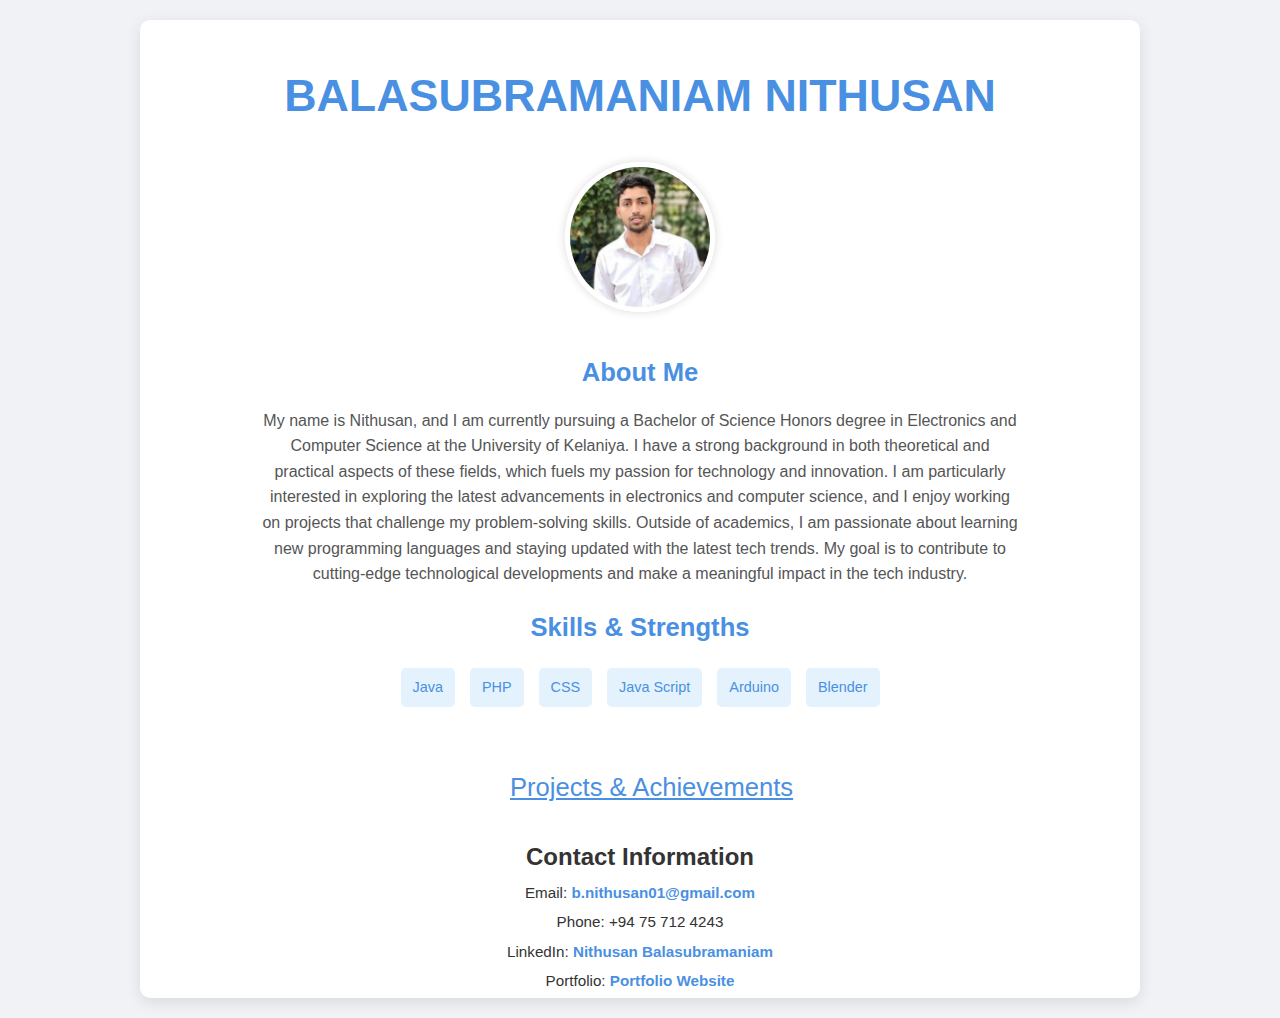
<file: index.html>
<html>

<head>
    <meta charset="UTF-8">
    <meta http-equiv="X-UA-Compatible" content="IE=edge">
    <meta name="viewport" content="width=device-width, initial-scale=1.0">
    <title>Personal Portfolio</title>
    <link rel="stylesheet" href="style.css">
</head>

<body>
    <div class="container">
        <!-- Page 1: Introduction & Overview -->
        <div class="container">
            <!-- Page 1: Introduction & Overview -->
            <section class="introduction">
                <h1>BALASUBRAMANIAM NITHUSAN</h1>
                <div class="about">
                    <img src="NITHU.jpg" alt="Profile Picture" class="profile-picture">
                    <div class="info">
                        <h2>About Me</h2>
                        <p>My name is Nithusan, and I am currently pursuing a Bachelor of Science Honors degree in
                            Electronics and Computer Science at the University of Kelaniya. I have a strong background
                            in both theoretical and practical aspects of these fields, which fuels my passion for
                            technology and innovation. I am particularly interested in exploring the latest advancements
                            in electronics and computer science, and I enjoy working on projects that challenge my
                            problem-solving skills. Outside of academics, I am passionate about learning new programming
                            languages and staying updated with the latest tech trends. My goal is to contribute to
                            cutting-edge technological developments and make a meaningful impact in the tech industry.
                        </p>
                        <h2>Skills & Strengths</h2>
                        <div class="skills">
                            <div class="skill">Java</div>
                            <div class="skill">PHP</div>
                            <div class="skill">CSS</div>
                            <div class="skill">Java Script</div>
                            <div class="skill">Arduino</div>
                            <div class="skill">Blender</div>
                        </div>
                    </div>
                </div>
            </section>
            <div class="link"> <a href="second.html">Projects & Achievements</a></div>
            <div class="contact">
                <h2>Contact Information</h2>
                <p>Email: <a href="b.nithusan01@gmail.com">b.nithusan01@gmail.com</a></p>
                <p>Phone: +94 75 712 4243</p>
                <p>LinkedIn: <a
                        href="https://www.linkedin.com/in/balasubramaniam-nithusan-8482aa248?utm_source=share&utm_campaign=share_via&utm_content=profile&utm_medium=android_app">Nithusan
                        Balasubramaniam</a></p>
                <p>Portfolio: <a
                        href="file:///C:/Users/HP/OneDrive/OneDrive%20-%20University%20of%20Kelaniya/Desktop/portfolic/index.html">Portfolio
                        Website</a></p>
            </div>
        </div>
    </div>
</body>

</html>
</file>
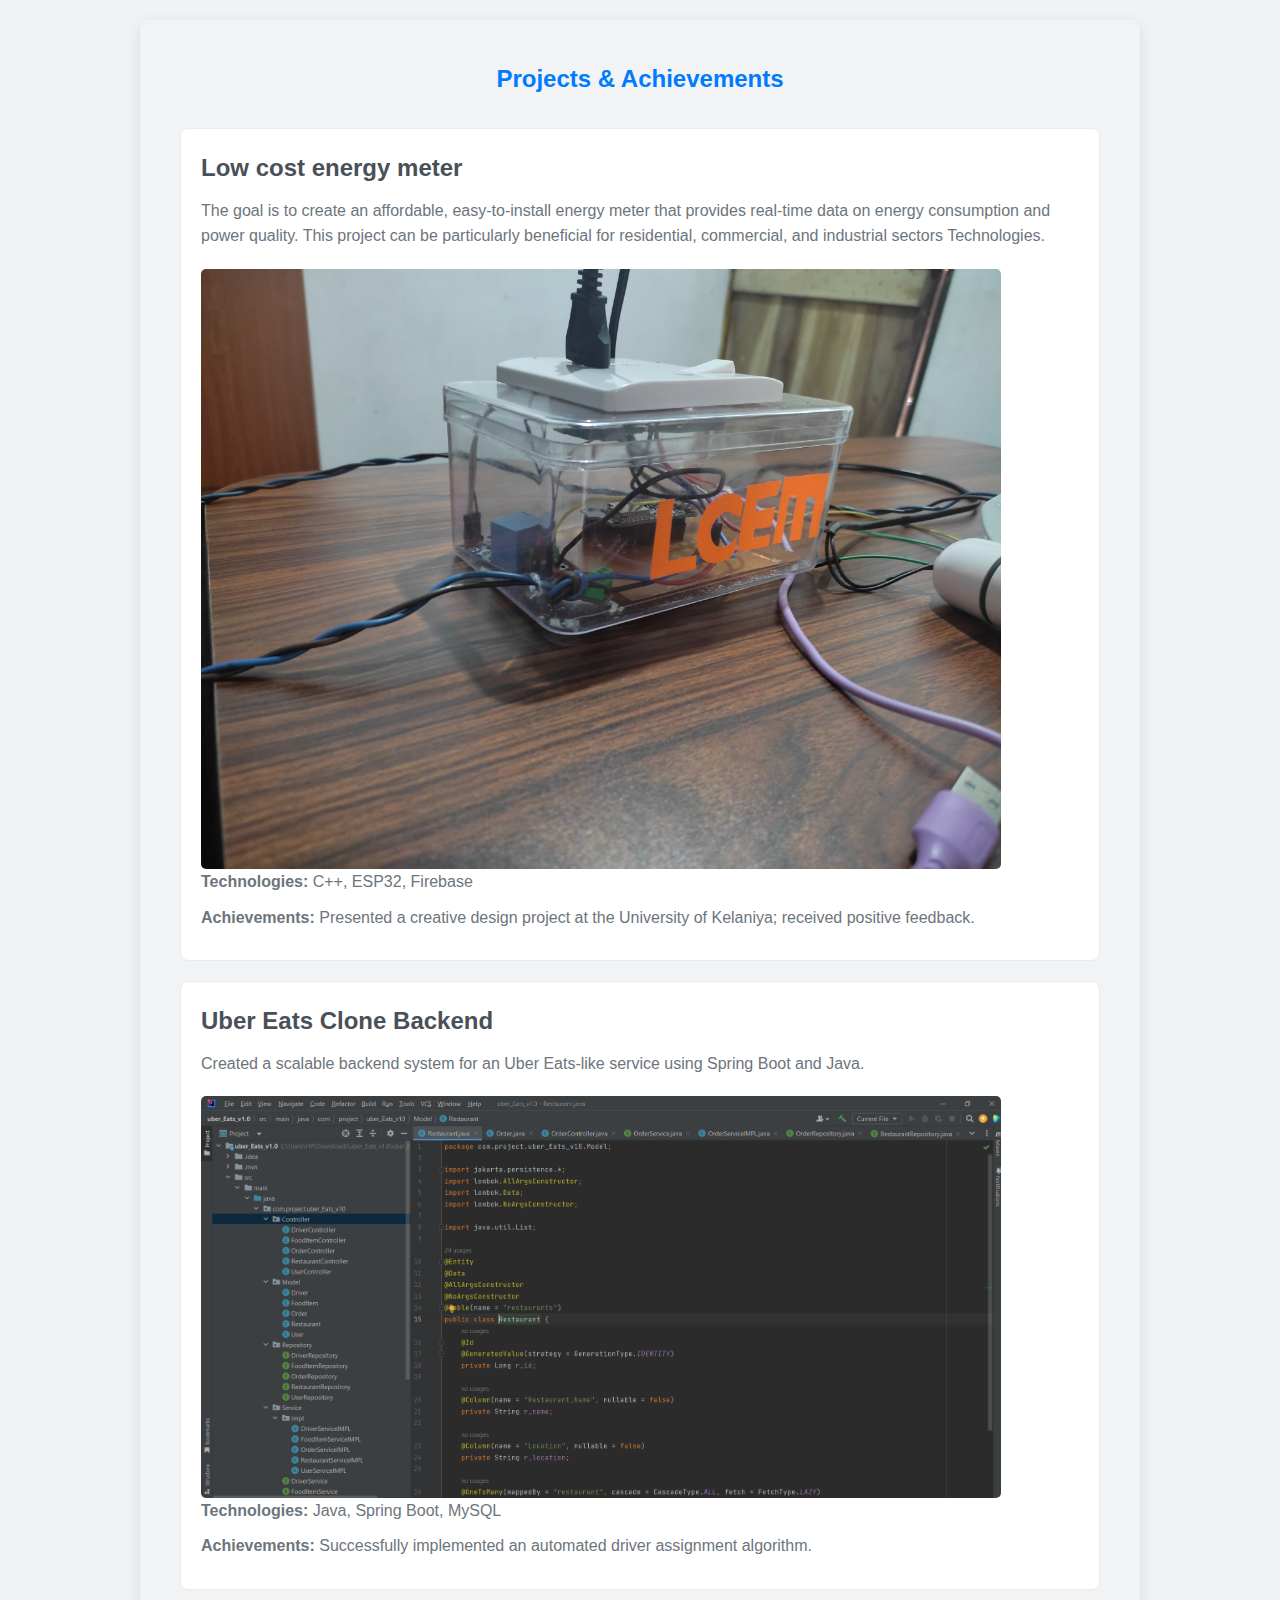
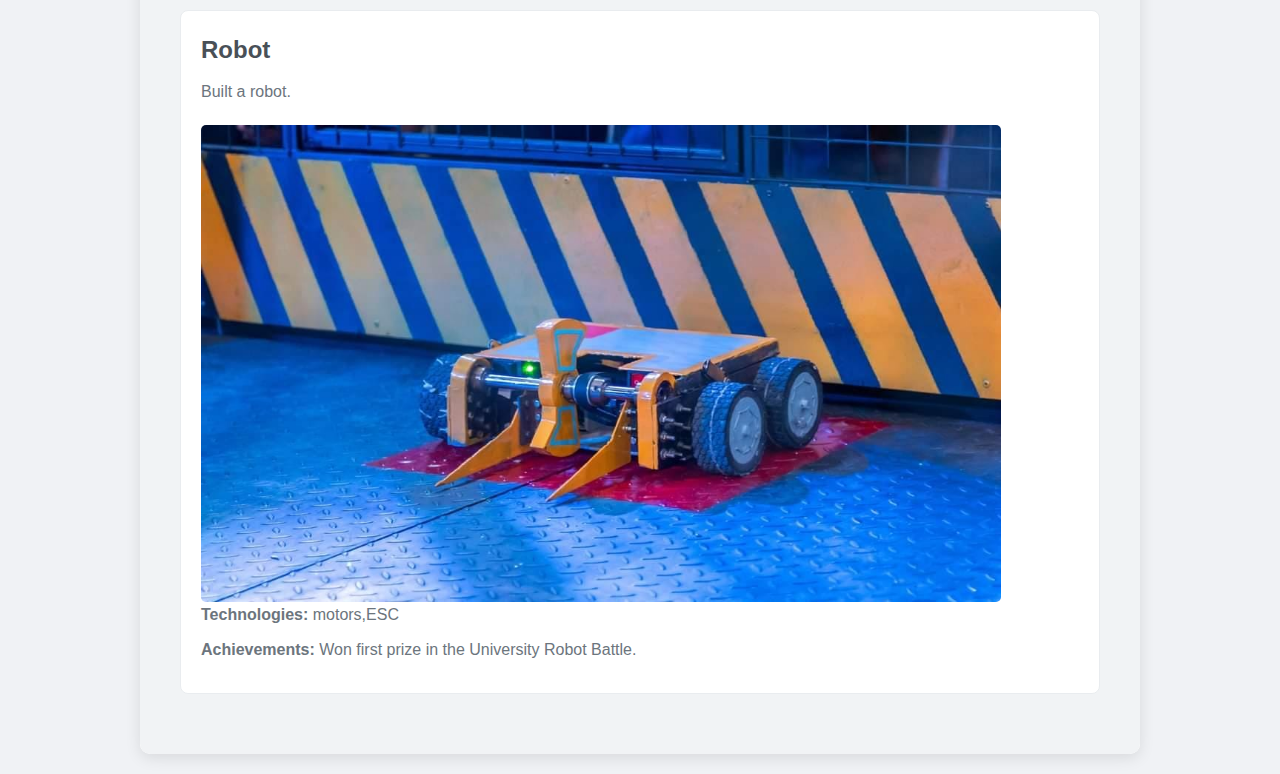
<file: second.html>
<html>

<head>
    <meta charset="UTF-8">
    <meta http-equiv="X-UA-Compatible" content="IE=edge">
    <meta name="viewport" content="width=device-width, initial-scale=1.0">
    <title>Personal Portfolio</title>
    <link rel="stylesheet" href="style.css">
</head>

<body>
    <div class="container">
        <section class="projects">
            <h2>Projects & Achievements</h2>
            <div class="project">
                <h3>Low cost energy meter</h3>
                <p>The goal is to create an affordable, easy-to-install energy meter that provides real-time
                    data on energy consumption and power quality. This project can be particularly beneficial for
                    residential, commercial, and industrial sectors
                    Technologies.</p>
                <img src="lcem.jpeg" alt="Project Screenshot">
                <p><strong>Technologies:</strong> C++, ESP32, Firebase</p>
                <p><strong>Achievements:</strong> Presented a creative design project at the University of Kelaniya;
                    received positive feedback.</p>
            </div>
            <div class="project">
                <h3>Uber Eats Clone Backend</h3>
                <p>Created a scalable backend system for an Uber Eats-like service using Spring Boot and Java.</p>
                <img src="uber.png" alt="Project Screenshot">
                <p><strong>Technologies:</strong> Java, Spring Boot, MySQL</p>
                <p><strong>Achievements:</strong> Successfully implemented an automated driver assignment algorithm.</p>
            </div>

            <div class="project">
                <h3>Robot</h3>
                <p>Built a robot.</p>
                <img src="robot.jpeg" alt="Project Screenshot">
                <p><strong>Technologies:</strong> motors,ESC</p>
                <p><strong>Achievements:</strong> Won first prize in the University Robot Battle.</p>
            </div>

        </section>
    </div>
  </body>
  </html>
</file>
<file: style.css>
* {
    box-sizing: border-box;
    margin: 0;
    padding: 0;
    font-family: 'Roboto', Arial, sans-serif;
}

body {
    background-color: #f0f2f5;
    color: #333;
    font-size: 16px;
    line-height: 1.6;
    padding: 20px;
}

.container {
    max-width: 1000px;
    margin: 0 auto;
    background-color: #ffffff;
    border-radius: 10px;
    box-shadow: 0 4px 15px rgba(0, 0, 0, 0.1);
    overflow: hidden;
}

.introduction {
    text-align: center;
    background-color: #ffffff;
    color: #ffffff;
    padding: 40px;
    border-top-left-radius: 10px;
    border-top-right-radius: 10px;
}

.introduction h1 {
    font-size: 2.8rem;
    margin-bottom: 10px;
    font-weight: 700;
}

.about {
    display: flex;
    flex-direction: column;
    align-items: center;
    gap: 20px;
    margin-top: 30px;
}

.profile-picture {
    width: 150px;
    height: 150px;
    border-radius: 50%;
    object-fit: cover;
    border: 5px solid #ffffff;
    box-shadow: 0 0 10px rgba(0, 0, 0, 0.15);
}

.info {
    max-width: 800px;
    text-align: center;
    padding: 20px;
    color: #555;
}

.info h2,h1 {
    font-size: 1.6rem;
    margin-bottom: 15px;
    color: #4a90e2;
}
.link a{
    font-size: 1.6rem;
    margin-bottom: 15px;
    color: #4a90e2;
    padding-left: 37%;
    font-family: 'Roboto', Arial, sans-serif;
    box-sizing: border-box;

}

.info p {
    margin-bottom: 20px;
    font-size: 1rem;
    line-height: 1.6;
}

.skills {
    display: flex;
    flex-wrap: wrap;
    justify-content: center;
    gap: 15px;
    margin-top: 20px;
}

.skill {
    background-color: #e3f2fd;
    color: #4a90e2;
    padding: 8px 12px;
    border-radius: 5px;
    font-weight: 500;
    font-size: 0.9rem;
}

.contact {
    margin-top: 30px;
    text-align: center;
}

.contact p {
    margin: 5px 0;
    font-size: 0.95rem;
}

.contact a {
    color: #4a90e2;
    text-decoration: none;
    font-weight: 600;
}

.contact a:hover {
    text-decoration: underline;
}


a:hover {
    text-decoration: underline;
}

.projects {
    background-color: #f1f3f5;
    padding: 40px;
    border-bottom-left-radius: 10px;
    border-bottom-right-radius: 10px;
}

.projects h2 {
    text-align: center;
    color: #007bff;
    margin-bottom: 30px;
}

.project {
    background-color: #ffffff;
    border: 1px solid #e9ecef;
    border-radius: 8px;
    padding: 20px;
    margin-bottom: 20px;
    transition: transform 0.3s, box-shadow 0.3s;
}

.project:hover {
    transform: translateY(-5px);
    box-shadow: 0 8px 20px rgba(0, 0, 0, 0.1);
}

.project h3 {
    font-size: 1.5rem;
    margin-bottom: 10px;
    color: #495057;
}

.project p {
    margin-bottom: 10px;
    color: #6c757d;
}

.project img {
    width: 100%;
    max-width: 800px;
    border-radius: 5px;
    margin-top: 10px;
}
</file>
